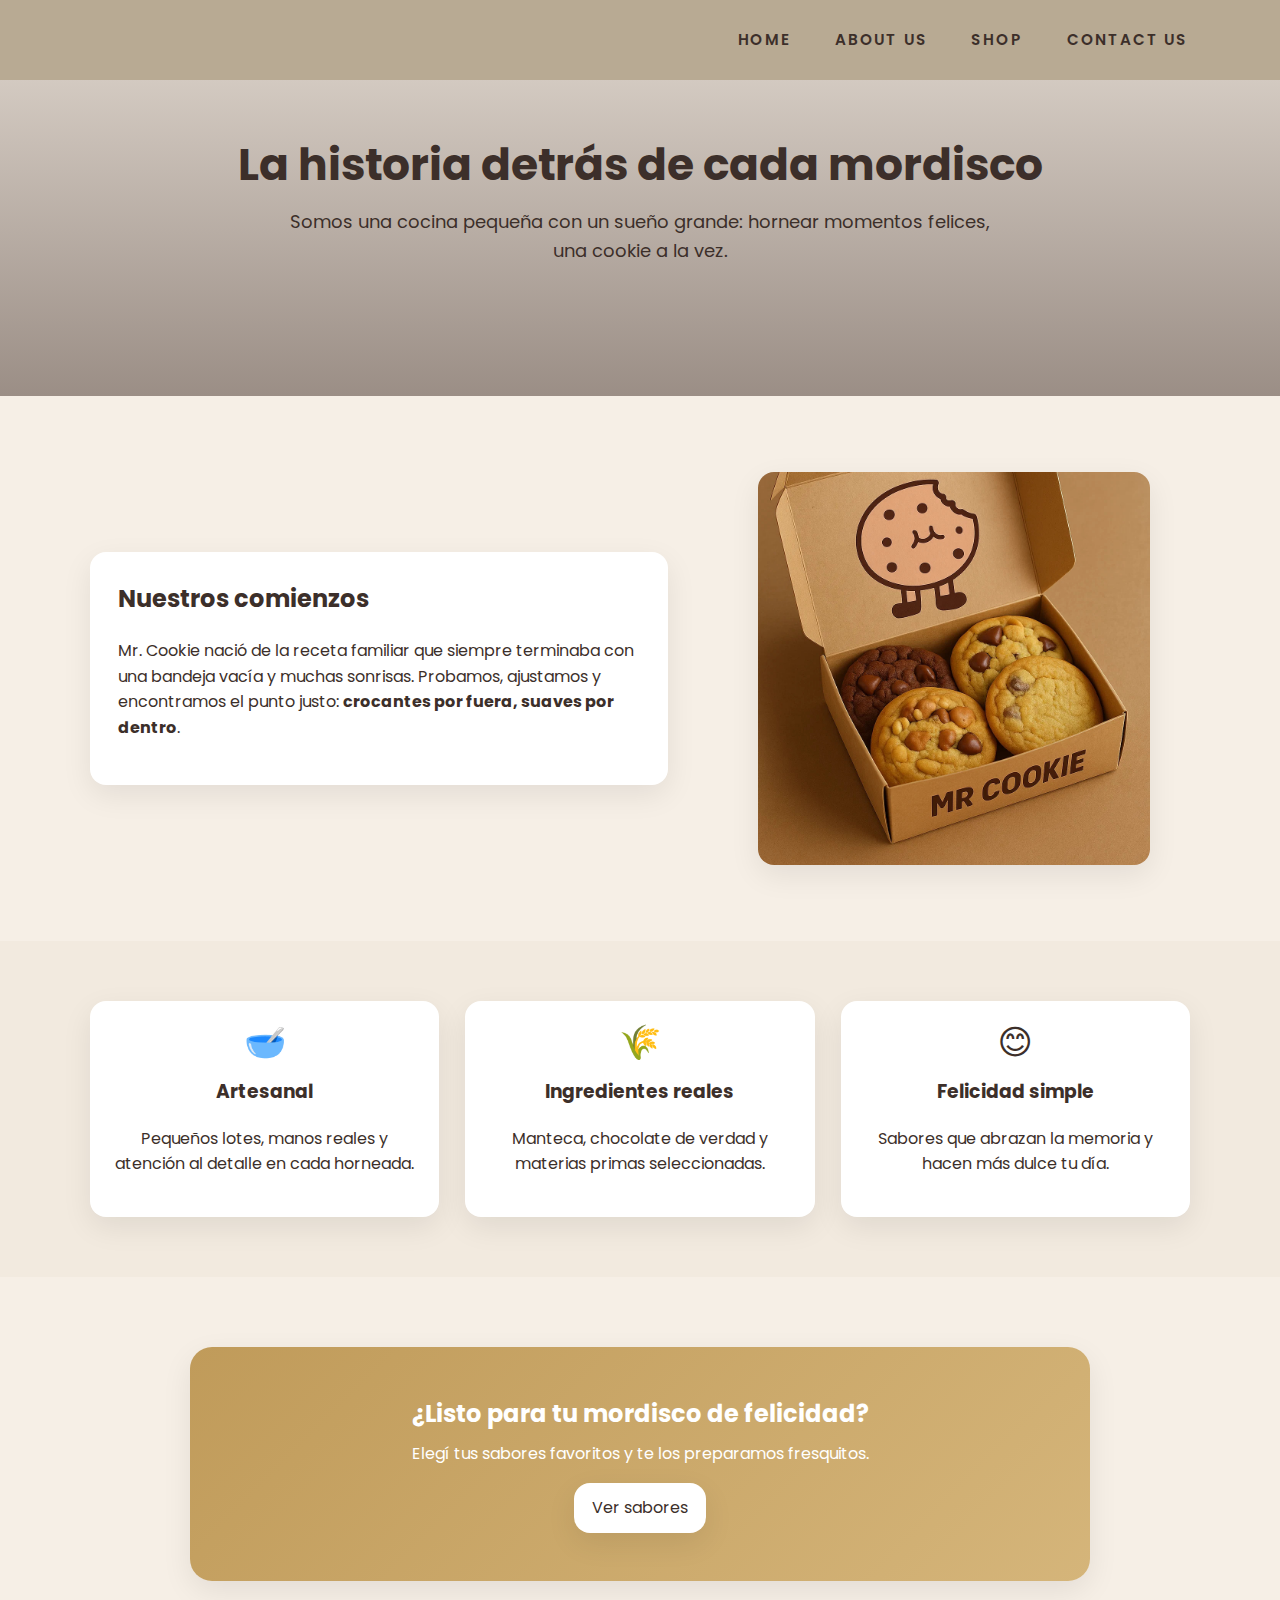
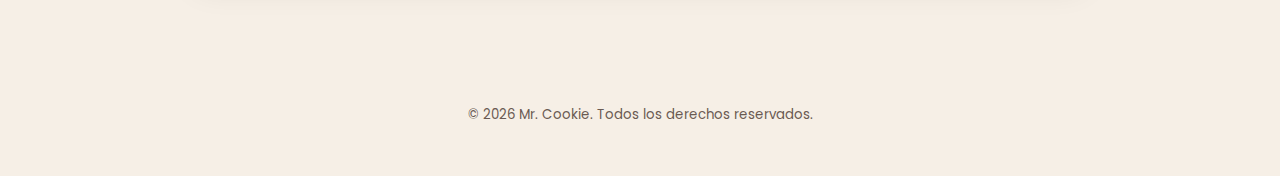
<file: aboutus.html>
<!doctype html>
<html lang="es">
<head>
  <meta charset="utf-8" />
  <meta name="viewport" content="width=device-width, initial-scale=1" />
  <title>About Us | Mr. Cookie</title>
  <link rel="preconnect" href="https://fonts.gstatic.com" crossorigin>
  <link href="https://fonts.googleapis.com/css2?family=Poppins:wght@400;600&display=swap" rel="stylesheet">
  <link rel="stylesheet" href="aboutus.css" />
</head>
<body>


      <header>
  
        <div class="header">
        <div class="menu">
        <a href="index.html">HOME</a>
        <a href="aboutus.html">ABOUT US</a>
        <a href="shop.html">SHOP</a>
        <a href="#">CONTACT US</a>
        </div>
        </div>
    
  </header>

  <main>

    <section class="about-hero">
      <div class="container about-hero__content">
        <h1>La historia detrás de cada mordisco</h1>
        <p>Somos una cocina pequeña con un sueño grande: hornear momentos felices, una cookie a la vez.</p>
      </div>
    </section>

   
    <section class="about-grid container">
      <article class="about-card">
        <h2>Nuestros comienzos</h2>
        <p>
          Mr. Cookie nació de la receta familiar que siempre terminaba con una bandeja vacía y muchas sonrisas.
          Probamos, ajustamos y encontramos el punto justo: <strong>crocantes por fuera, suaves por dentro</strong>.
        </p>
      </article>

      <figure class="about-photo">
        <img src="img/box.jpg" alt="Cocina artesanal horneando cookies">
      </figure>
    </section>

   
    <section class="values">
      <div class="container values__inner">
        <div class="value">
          <div class="value__icon" aria-hidden="true">🥣</div>
          <h3>Artesanal</h3>
          <p>Pequeños lotes, manos reales y atención al detalle en cada horneada.</p>
        </div>
        <div class="value">
          <div class="value__icon" aria-hidden="true">🌾</div>
          <h3>Ingredientes reales</h3>
          <p>Manteca, chocolate de verdad y materias primas seleccionadas.</p>
        </div>
        <div class="value">
          <div class="value__icon" aria-hidden="true">😊</div>
          <h3>Felicidad simple</h3>
          <p>Sabores que abrazan la memoria y hacen más dulce tu día.</p>
        </div>
      </div>
    </section>

  
    <section class="about-cta">
      <div class="container about-cta__box">
        <h2>¿Listo para tu mordisco de felicidad?</h2>
        <p>Elegí tus sabores favoritos y te los preparamos fresquitos.</p>
        <a class="btn btn--primary" href="index.html#shop">Ver sabores</a>
      </div>
    </section>
  </main>

  <footer class="site-footer">
    <div class="container">
      <small>© <span id="year"></span> Mr. Cookie. Todos los derechos reservados.</small>
    </div>
    <script>document.getElementById('year').textContent = new Date().getFullYear();</script>
  </footer>
</body>
</html>
</file>
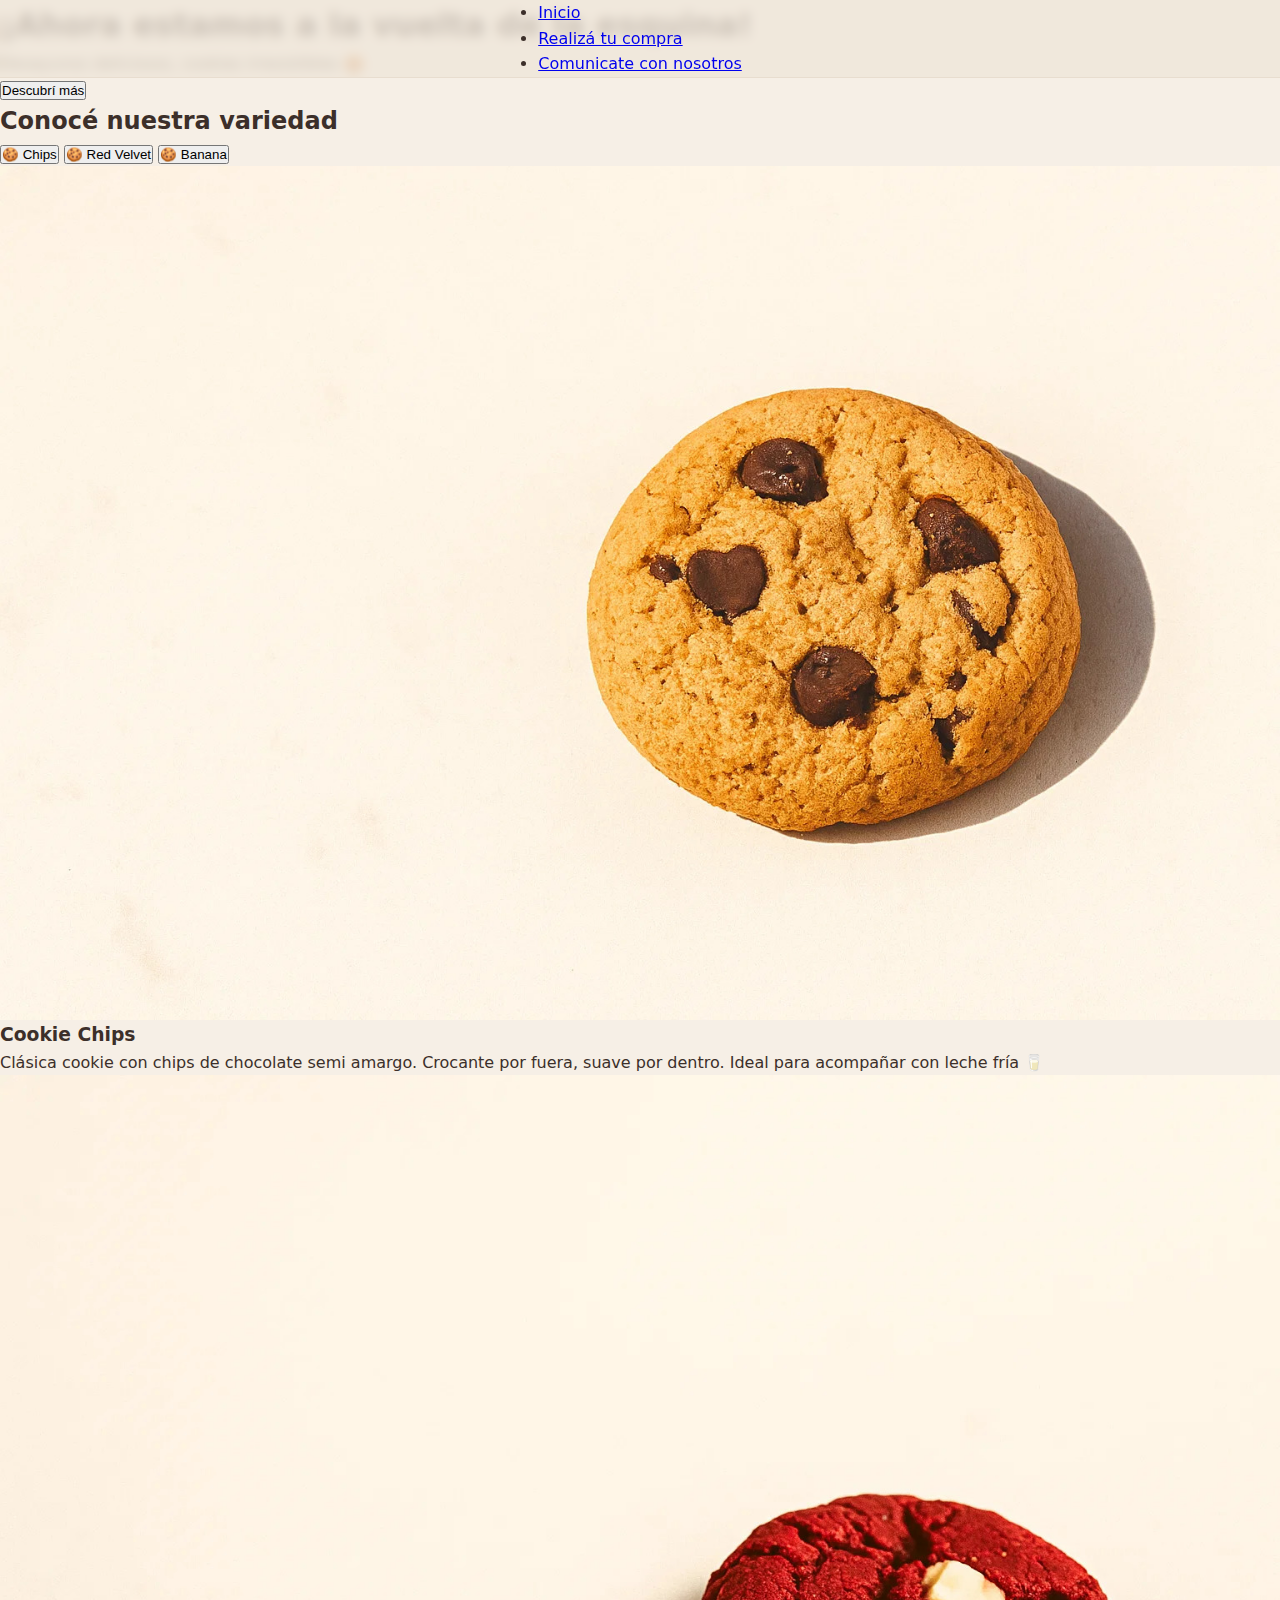
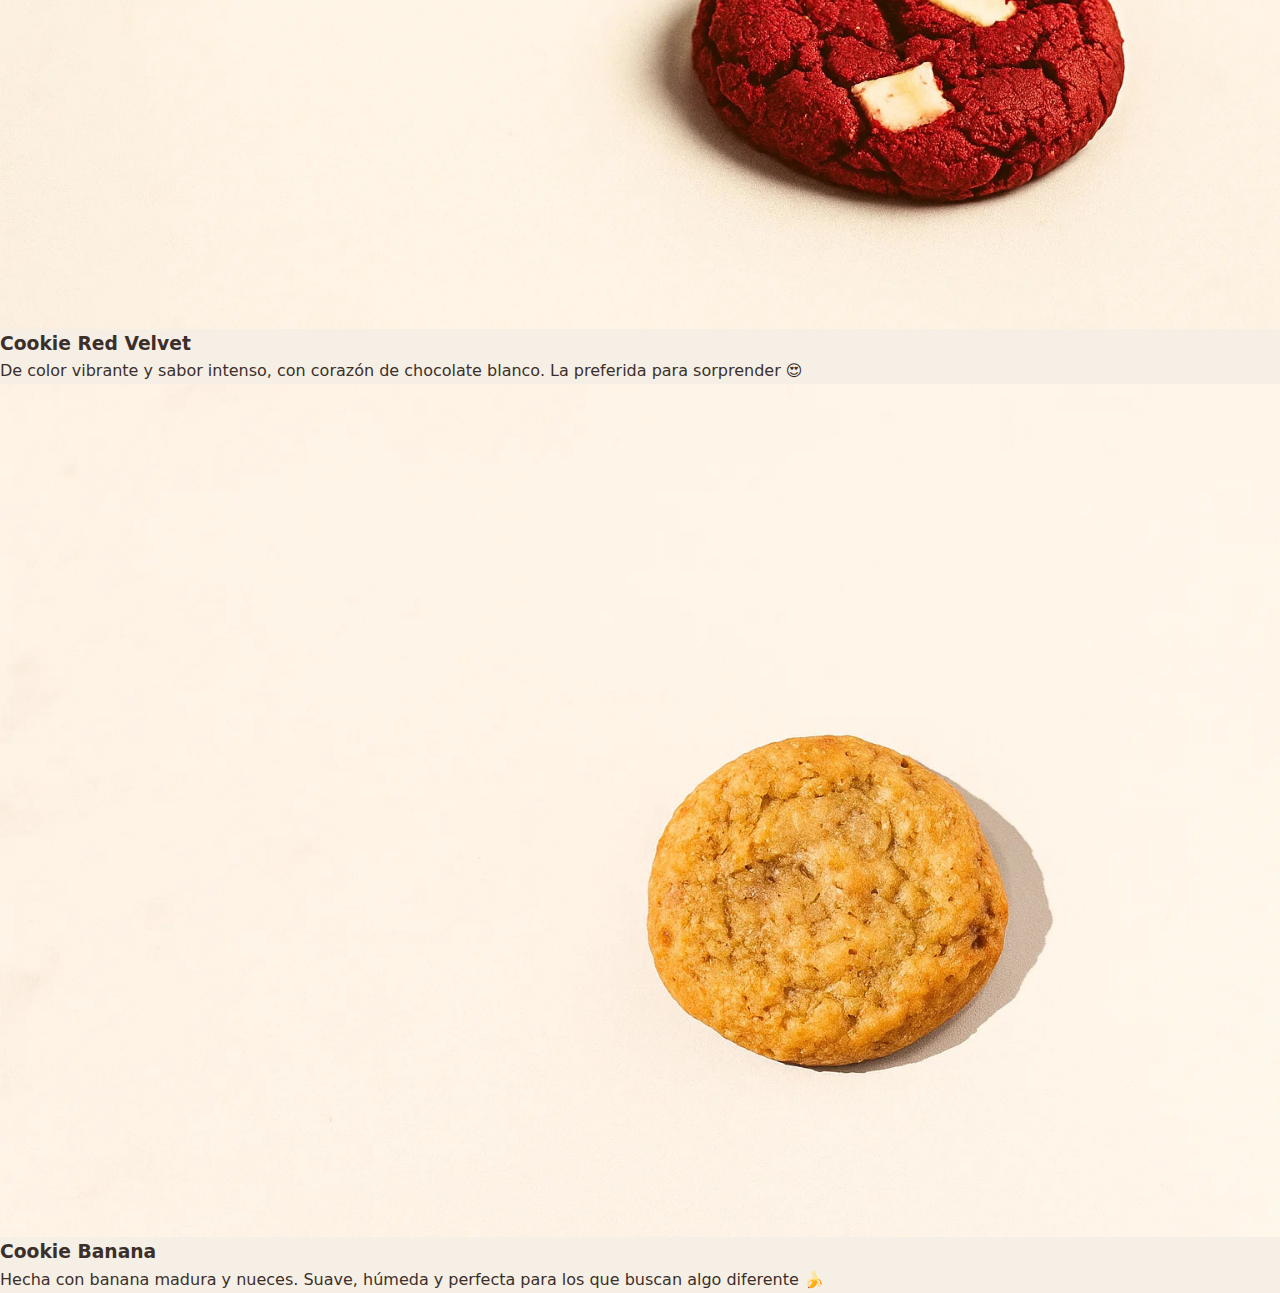
<file: cookies.html>
<!DOCTYPE html>
<html lang="es">
<head>
  <meta charset="UTF-8" />
  <meta name="viewport" content="width=device-width, initial-scale=1.0" />
  <title>Conocé nuestra variedad 🍪</title>
  <link rel="stylesheet" href="style.css" />
</head>
<body class="tienda">

  <!-- 🔸 Header -->
  <header class="header">
    <nav class="navegacion">
      <ul>
        <li><a href="cookies.html">Inicio</a></li>
        <li><a href="#">Realizá tu compra</a></li>
        <li><a href="#">Comunicate con nosotros</a></li>
      </ul>
    </nav>
  </header>

  <!-- 🔸 Hero -->
  <section class="hero">
    <h1>¡Ahora estamos a la vuelta de la esquina!</h1>
    <p>Desayunos deliciosos, cookies irresistibles 🍪</p>
    <button class="btn" onclick="location.href='cookies.html'">Descubrí más</button>
  </section>

  <!-- 🔸 Fichero -->
  <section class="fichero">
    <h2 class="titulo">Conocé nuestra variedad</h2>

    <div class="tabs">
      <button class="tab btn" onclick="mostrarFicha('chips')">🍪 Chips</button>
      <button class="tab btn" onclick="mostrarFicha('redvelvet')">🍪 Red Velvet</button>
      <button class="tab btn" onclick="mostrarFicha('banana')">🍪 Banana</button>
    </div>

    <div id="ficha-chips" class="ficha oculto">
      <img src="img/chipsdechocolate_1.jpg" alt="Cookie Chips" />
      <h3>Cookie Chips</h3>
      <p>Clásica cookie con chips de chocolate semi amargo. Crocante por fuera, suave por dentro. Ideal para acompañar con leche fría 🥛</p>
    </div>

    <div id="ficha-redvelvet" class="ficha oculto">
      <img src="img/redvelvet.jpg" alt="Cookie Red Velvet" />
      <h3>Cookie Red Velvet</h3>
      <p>De color vibrante y sabor intenso, con corazón de chocolate blanco. La preferida para sorprender 😍</p>
    </div>

    <div id="ficha-banana" class="ficha oculto">
      <img src="img/banana.jpg" alt="Cookie Banana" />
      <h3>Cookie Banana</h3>
      <p>Hecha con banana madura y nueces. Suave, húmeda y perfecta para los que buscan algo diferente 🍌</p>
    </div>
  </section>

  <script src="fichero.js"></script>
</body>
</html>
</file>
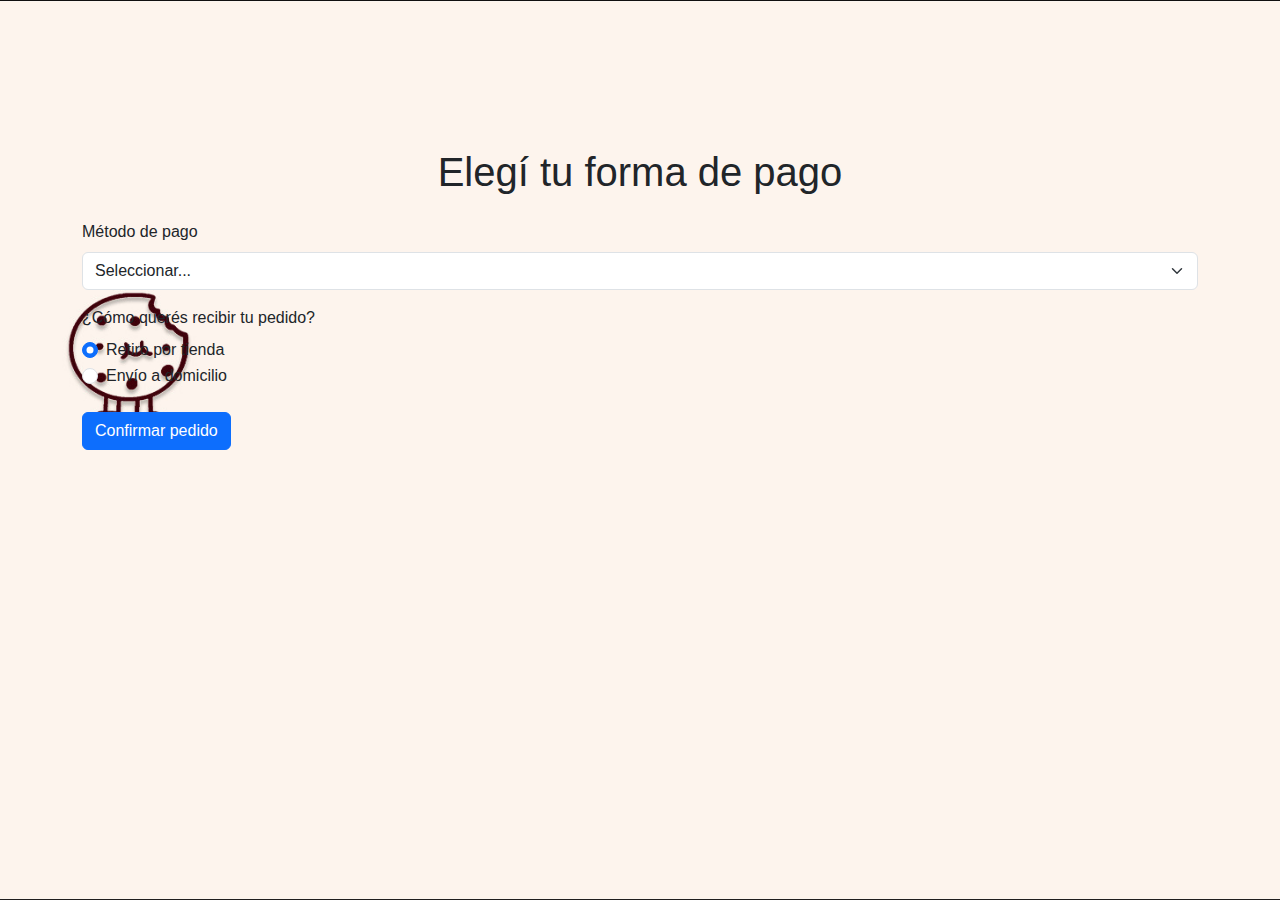
<file: pago.html>
<!DOCTYPE html>
<html lang="es">
<head>
  <meta charset="UTF-8">
  <title>Pago - Mr. Cookie</title>
  <link rel="stylesheet" href="pago.css">
  <link href="https://cdn.jsdelivr.net/npm/bootstrap@5.3.0/dist/css/bootstrap.min.css" rel="stylesheet">
</head>
<body class="shop-page">
  <div class="container mt-5">
    <h1 class="mb-4 text-center">Elegí tu forma de pago</h1>

    <form id="form-pago">
      <div class="mb-3">
        <label class="form-label">Método de pago</label>
        <select class="form-select" required>
          <option value="">Seleccionar...</option>
          <option>Tarjeta de crédito</option>
          <option>Transferencia bancaria</option>
          <option>MercadoPago</option>
          <option>Efectivo al retirar</option>
        </select>
      </div>

      <div class="mb-4">
        <label class="form-label">¿Cómo querés recibir tu pedido?</label><br>
        <div class="form-check">
          <input class="form-check-input" type="radio" name="entrega" id="retiro" checked>
          <label class="form-check-label" for="retiro">
            Retiro por tienda
          </label>
        </div>
        <div class="form-check">
          <input class="form-check-input" type="radio" name="entrega" id="envio">
          <label class="form-check-label" for="envio">
            Envío a domicilio
          </label>
        </div>
      </div>

      <div class="mb-3" id="direccionEnvio" style="display:none;">
        <label class="form-label">Dirección de envío</label>
        <input type="text" class="form-control" placeholder="Ej: Calle Falsa 123, Ciudad">
      </div>

      <button type="submit" class="btn btn-primary">Confirmar pedido</button>
    </form>

    <!-- Mensaje de éxito -->
    <div id="mensaje-exito" class="alert alert-success mt-4 text-center" style="display:none;">
      ✅ ¡Pago procesado con éxito! Gracias por tu compra 🍪
    </div>

    <!-- Botón para volver al inicio -->
    <div class="text-center mt-3">
      <button id="btn-volver-inicio" class="btn btn-outline-secondary" style="display:none;">Volver al inicio</button>
    </div>
  </div>

  <script>
    const retiro = document.getElementById('retiro');
    const envio = document.getElementById('envio');
    const direccionEnvio = document.getElementById('direccionEnvio');
    const form = document.getElementById('form-pago');
    const mensaje = document.getElementById('mensaje-exito');
    const btnVolver = document.getElementById('btn-volver-inicio');

    retiro.addEventListener('change', () => {
      direccionEnvio.style.display = 'none';
    });

    envio.addEventListener('change', () => {
      direccionEnvio.style.display = 'block';
    });

    form.addEventListener('submit', function(e) {
      e.preventDefault();

      // Mostrar mensaje de éxito
      mensaje.style.display = 'block';

      // Mostrar botón de volver
      btnVolver.style.display = 'inline-block';
    });

    btnVolver.addEventListener('click', () => {
      localStorage.removeItem("carrito"); // Limpia el carrito
      window.location.href = "index.html"; // Vuelve al inicio
    });
  </script>
</body>
</html>
</file>
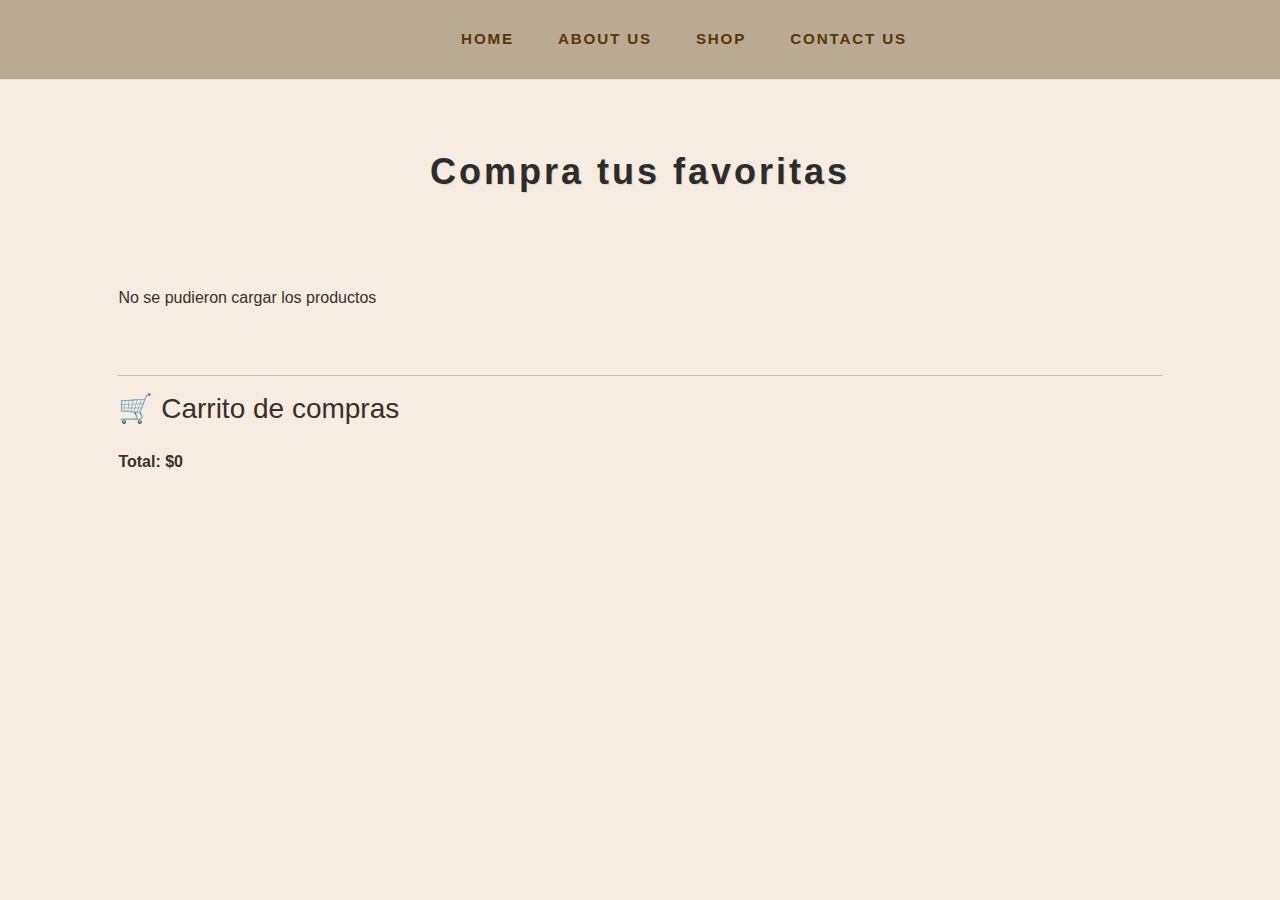
<file: shop.html>
<!DOCTYPE html>
<html lang="es">
<head>
  <meta charset="UTF-8">
  <title>Shop - Mr. Cookie</title>
  <link href="https://cdn.jsdelivr.net/npm/bootstrap@5.3.0/dist/css/bootstrap.min.css" rel="stylesheet">
  <link rel="stylesheet" href="style.css">
  <link rel="stylesheet" href="shop.css"> 
</head>

<body class="shop-page">

  <header>
  
        <div class="header">
        <div class="menu">
        <a href="index.html">HOME</a>
        <a href="aboutus.html">ABOUT US</a>
        <a href="shop.html">SHOP</a>
        <a href="#">CONTACT US</a>
        </div>
        </div>
    
  </header>

  <main class="container my-5">
    <h2 class="titulo-shop">Compra tus favoritas</h2>

    <div class="row" id="contenedor-productos">
     
    </div>

    <hr>

    <h3>🛒 Carrito de compras</h3>
    <ul id="carrito" class="list-group mb-3"></ul>
    <p><strong>Total: $<span id="total">0</span></strong></p>
    
    <div class="text-end mt-3">
      <a href="pago.html" class="btn btn-success" id="btnPagar" style="display: none;">Ir a pagar</a>
    </div>

  </main>

  <script src="main.js"></script>
</body>
</html>
</file>
<file: aboutus.css>
* { box-sizing: border-box; }
html, body { margin: 0; padding: 0; }
img { max-width: 100%; display: block; }


:root{
  --bg: #f6efe6;          
  --text: #3c2f2a;       
  --muted: #6a5a52;
  --accent: #b76e79;      
  --accent-2: #c09b5a;    
  --radius: 16px;
  --shadow: 0 10px 30px rgba(0,0,0,.08);
}


body{
  font-family: "Poppins", system-ui, -apple-system, Segoe UI, Roboto, Arial, sans-serif;
  color: var(--text);
  background: var(--bg);
  line-height: 1.6;
}

.container{
  width: min(1100px, 92%);
  margin-inline: auto;
}


.header {
  width: 100%;
  position: fixed;
  top: 0;
  left: 0;
  padding: 20px 90px;
  display: flex;
  justify-content: flex-end;
  background-color: #b8aa93;
  z-index: 1000;
  height: 80px; 
}



.menu{
  display: flex;
  gap: clamp(12px, 4vw, 40px);
  align-items: center;
  justify-content: center; 
  
}

.menu a{
  text-decoration: none;
  color: var(--text);
  letter-spacing: .12em;
  font-weight: 600;
  font-size: .95rem;
  padding: 6px 2px;
}
.menu a:hover{
  color: var(--accent-2);
}

.about-hero{
  min-height: 44vh;
 background-color: #6a5a52; 
  background-size: cover;
  background-position: center;
  position: relative;
  display: grid;
  place-items: center;
}
.about-hero::after{
  content:"";
  position: absolute; inset:0;
  background: linear-gradient(180deg, rgba(246,239,230,.85) 0%, rgba(246,239,230,.55) 60%, rgba(246,239,230,0.35) 100%);
}
.about-hero__content{
  position: relative; z-index: 1; text-align: center;
  padding: 60px 0;
}
.about-hero__content h1{
  font-size: clamp(28px, 5vw, 44px);
  margin: 0 0 8px;
}
.about-hero__content p{
  max-width: 720px; margin: 0 auto;
  font-size: clamp(16px, 2vw, 18px);
}


.about-grid{
  display: grid;
  grid-template-columns: 1.1fr .9fr; 
  gap: clamp(20px, 4vw, 50px);
  align-items: center;
  padding: 60px 0;
}
.about-card{
  background: #fff;
  border-radius: var(--radius);
  box-shadow: var(--shadow);
  padding: clamp(18px, 3vw, 28px);
}
.about-card h2{ margin-top: 0; }
.about-photo img{
  width: 100%; height: auto;
  border-radius: var(--radius);
  box-shadow: var(--shadow);
}


.values{
  background: #f2eadf;
  padding: 60px 0;
}
.values__inner{
  width: min(1100px, 92%);
  margin-inline: auto;
  display: grid;
  grid-template-columns: repeat(3, 1fr);
  gap: clamp(14px, 3vw, 26px);
}
.value{
  background: #fff;
  border-radius: var(--radius);
  box-shadow: var(--shadow);
  padding: 24px;
  text-align: center;
}
.value__icon{
  font-size: 34px;
  line-height: 1;
  margin-bottom: 8px;
}


.about-cta{
  padding: 70px 0 90px;
}
.about-cta__box{
  width: min(900px, 92%);
  margin: 0 auto;
  background: linear-gradient(135deg, var(--accent-2), #d5b57a);
  color: #fff; text-align: center;
  border-radius: calc(var(--radius) + 6px);
  box-shadow: var(--shadow);
  padding: clamp(24px, 4vw, 48px);
}
.about-cta__box h2{ margin: 0 0 8px; }
.about-cta__box p{ margin: 0 0 16px; }
.btn{
  display: inline-block;
  padding: 12px 18px;
  border-radius: var(--radius);
  background: #fff;
  color: var(--text);
  text-decoration: none;
  box-shadow: var(--shadow);
}
.btn--primary{ background: #fff; color: var(--text); }
.btn--primary:hover{ filter: brightness(.95); }


.site-footer{
  padding: 30px 0 50px; text-align: center; color: var(--muted);
}


@media (max-width: 900px){
  .about-grid{ grid-template-columns: 1fr; }
  .values__inner{ grid-template-columns: 1fr; }
  .menu{ gap: 18px; flex-wrap: wrap; }
}
@media (max-width: 520px){
  .menu a{ letter-spacing: .08em; font-size: .9rem; }
}
</file>
<file: style.css>
*{ box-sizing:border-box; margin:0; padding:0; }
img{ max-width:100%; display:block; }

:root{
  --bg: #f6efe6;         
  --text: #3c2f2a;   
  --muted: #6a5a52;
  --accent: #b76e79;
  --accent-2: #c09b5a;
  --radius: 16px;
  --shadow: 0 10px 30px rgba(0,0,0,.08);
  --container: min(1100px, 92%);
}

html, body{
  height: 100%;
  font-family: "Poppins", system-ui, -apple-system, Segoe UI, Roboto, Arial, sans-serif;
  color: var(--text);
  background: var(--bg);
  line-height: 1.6;
}


.header{
  position: fixed;
  inset: 0 0 auto 0;
  z-index: 20;
  background: #efe6d9cc;
  backdrop-filter: blur(6px);
  border-bottom: 1px solid #e8ddcf;
  display: flex;
  justify-content: center;
}

.header .menu{
  width: var(--container);
  display: flex;
  justify-content: flex-end;
  gap: clamp(14px, 4vw, 40px);
  padding: 14px 0;
}

.menu a{
  text-decoration: none;
  color: var(--text);
  letter-spacing: .12em;
  font-weight: 600;
  font-size: .95rem;
  padding: 6px 2px;
  transition: color .2s ease;
}
.menu a:hover{ color: var(--accent-2); }


.hero-container{
  background-image: url('img/Pantallasola.jpg'); 
    background-size: cover;
  background-position: center bottom;
  background-attachment: fixed;
  min-height: 100vh;
  display: grid;
  place-items: center;
  padding-top: 88px;
  position: relative;
}


.hero-container::after{
  content:"";
  position:absolute; inset:0;
  background: linear-gradient(
    180deg,
    rgba(246,239,230,.80) 0%,
    rgba(246,239,230,.55) 40%,
    rgba(246,239,230,.20) 70%,
    rgba(246,239,230,0.05) 100%
  );
}


.contenido{
  position: relative; z-index: 1;
  text-align: center;
  width: var(--container);
  margin-inline: auto;
  color: var(--text);
  letter-spacing: .04em;
  padding: clamp(28px, 5vw, 40px) 0;
}

.contenido h1{
  font-size: clamp(34px, 6vw, 54px);
  line-height: 1.15;
  font-weight: 700;
  margin-bottom: clamp(16px, 3vw, 24px);
}

.descripcion{
  max-width: 980px;
  margin: 0 auto clamp(18px, 3.5vw, 26px);
  font-style: italic;
  font-size: clamp(16px, 2.4vw, 22px);
  color: #6f6965;
}

.contenido h3{
  font-size: .95rem;
  font-weight: 600;
  letter-spacing: .22em;
  text-transform: lowercase;
  color: #5c4d45;
  margin-bottom: 18px;
}


.botones{
  display: grid;
  gap: 10px;
  justify-content: center;
}
.botones button{
  display: inline-block;
  width: clamp(220px, 26vw, 260px);
  padding: 11px 16px;
  border: 0;
  border-radius: var(--radius);
  background: #d2b7b7;
  color: #3a2e29;
  font-weight: 700;
  letter-spacing: .04em;
  box-shadow: var(--shadow);
  cursor: pointer;
  transition: transform .08s ease, filter .2s ease;
}
.botones button:hover{ filter: brightness(.96); transform: translateY(-1px); }
.botones .btn--primary{ background: var(--accent-2); color:#fff; }


.variedad{
  padding: 70px 0;
  text-align: center;
  background: var(--bg);
}
.variedad h3{
  font-size: 1rem;
  font-weight: 600;
  letter-spacing: .22em;
  color: var(--muted);
  margin-bottom: 40px;
  text-transform: uppercase;
}
.variedad__grid{
  display: grid;
  grid-template-columns: repeat(auto-fit, minmax(260px, 1fr));
  gap: 28px;
  width: var(--container);
  margin-inline: auto;
}
.card{
  background: #fff;
  border-radius: var(--radius);
  box-shadow: var(--shadow);
  padding: 18px;
  text-align: center;
  transition: transform .2s ease, box-shadow .2s ease;
}
.card img{
  width: 100%;
  height: 180px;
  object-fit: cover;
  border-radius: var(--radius);
  margin-bottom: 14px;
}
.card h4{
  margin: 8px 0;
  font-size: 1.1rem;
  font-weight: 700;
  color: var(--text);
}
.card p{
  font-size: .95rem;
  color: #6f6965;
  line-height: 1.45;
}
.card:hover{
  transform: translateY(-4px);
  box-shadow: 0 12px 34px rgba(0,0,0,.12);
}


.site-footer{
  padding: 30px 0 50px;
  text-align: center;
  color: var(--muted);
}


@media (max-width: 900px){
  .header .menu{ justify-content: center; flex-wrap: wrap; }
}

@media (max-width: 520px){
  .menu a{ letter-spacing: .08em; font-size: .9rem; }
  .descripcion{ font-size: 16px; }
}
</file>
<file: pago.css>
main {
  margin-top: 120px;
}

.header {
  width: 100%;
  position: fixed;
  top: 0;
  left: 0;
  padding: 20px 90px;
  display: flex;
  justify-content: flex-end;
  background-color: #b8aa93;
  z-index: 1000;
  height: 80px;
}




body.shop-page {
  background-color: transparent;
  background-image: url('img/shopfondo.jpg');
  background-size: cover;
  background-repeat: no-repeat;
  background-position: center;
  font-family: 'Poppins', sans-serif;
  padding: 60px;
  padding-top: 100px;
  background-attachment: fixed
}

#btn-volver-inicio {
  background-color: #d4a373;
  color: white;
  border: none;
  padding: 12px 20px;
  font-size: 16px;
  border-radius: 8px;
  cursor: pointer;
  margin-top: 20px;
}

#btn-volver-inicio:hover {
  background-color: #c58e5d;
}
</file>
<file: shop.css>
/* === GENERAL CONTAINER === */
.container {
  width: min(1100px, 92%);
  margin-inline: auto;
}

/* === HEADER === */
.header {
  width: 100%;
  position: fixed;
  top: 0;
  left: 0;
  padding: 20px 90px;
  display: flex;
  justify-content: flex-end;
  background-color: #b8aa93;
  z-index: 1000;
  height: 80px; 
}

.header .menu {
  display: flex;
  gap: clamp(12px, 4vw, 40px);
  align-items: center;
  justify-content: center;
} 

.header .menu a {
  text-decoration: none;
  color: #5a3700;
  letter-spacing: .12em;
  font-weight: 600;
  font-size: .95rem;
  padding: 6px 2px;
}

/* === BODY GENERAL === */
body.shop-page {
  background-color: #f6ece2;
  font-family: 'Poppins', sans-serif;
  padding: 60px;
  padding-top: 100px;
}

/* === TÍTULO === */
.titulo-shop {
  font-family: 'Poppins', sans-serif;
  font-size: 36px;
  font-weight: 700;
  text-align: center;
  color: #2c2c2c;
  margin-top: 50px;
  letter-spacing: 3px;
  text-shadow: 1px 1px 1px rgba(0,0,0,0.1);
  margin-bottom: 60px;
}

/* === CONTENEDOR DE PRODUCTOS === */
#contenedor-productos {
  display: flex;
  flex-wrap: wrap;
  justify-content: center;
  gap: 3rem;
  padding: 2rem 0;
}

/* === CARD INDIVIDUAL === */
#contenedor-productos .card {
  width: 250px;
  background-color: #fbece2;
  border-radius: 12px;
  box-shadow: 0 4px 8px rgba(0, 0, 0, 0.1);
  overflow: hidden;
  text-align: center;
  transition: transform 0.2s ease;
  border: 1px solid #e2d2c2;
}

#contenedor-productos .card:hover {
  transform: scale(1.03);
}

/* === IMAGEN DEL PRODUCTO === */
#contenedor-productos .card img {
  width: 100%;
  height: 200px;
  object-fit: cover;
  background-color: #fff;
}

/* === CUERPO DE LA CARD === */
#contenedor-productos .card .card-body {
  padding: 1rem;
}

/* === TÍTULO DEL PRODUCTO === */
#contenedor-productos .card .card-title {
  font-size: 1rem;
  font-weight: bold;
  color: #5a3700;
  margin-bottom: 0.5rem;
}

/* === PRECIO DEL PRODUCTO === */
#contenedor-productos .card .card-text {
  font-size: 0.9rem;
  color: #4d3a28;
  margin-bottom: 1rem;
}

/* === BOTÓN AGREGAR === */
#contenedor-productos .card button {
  background-color: #d6a978;
  color: white;
  border: none;
  padding: 8px 12px;
  border-radius: 8px;
  font-weight: bold;
  cursor: pointer;
  transition: background-color 0.3s ease;
}

#contenedor-productos .card button:hover {
  background-color: #b4845c;
}
</file>
